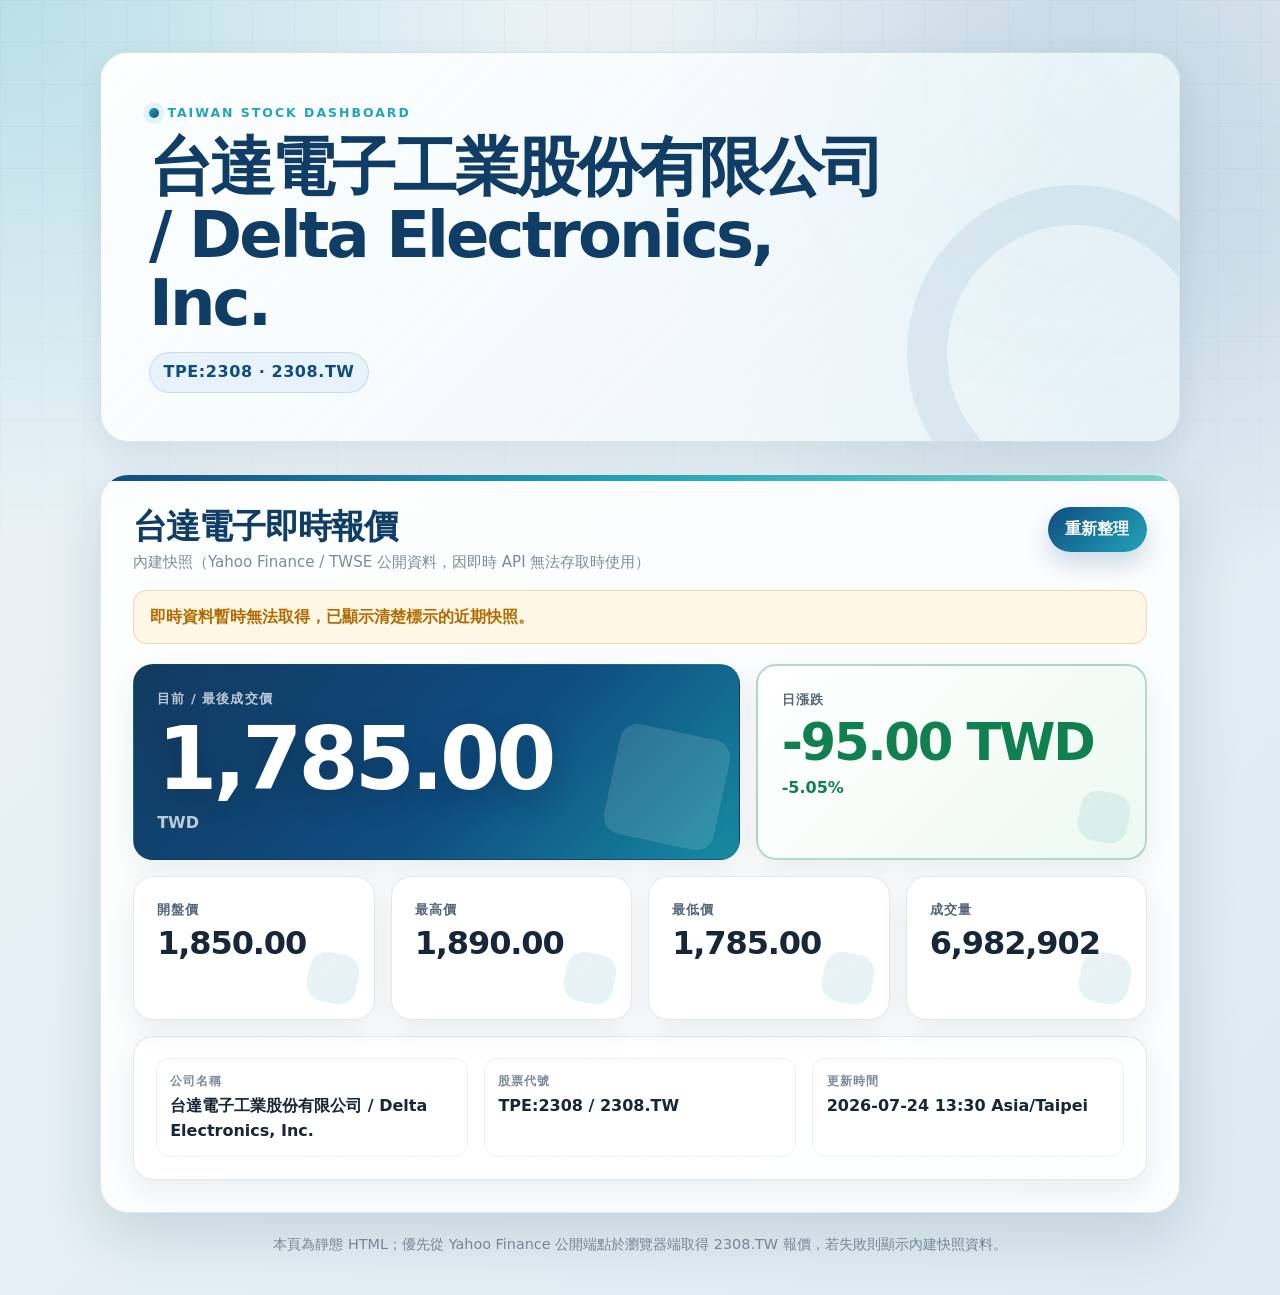
<file: index.html>
<!doctype html>
<html lang="zh-Hant">
  <head>
    <meta charset="utf-8" />
    <meta name="viewport" content="width=device-width, initial-scale=1" />
    <title>台達電子 Delta Electronics 股票資訊儀表板</title>
    <meta
      name="description"
      content="台達電子 Delta Electronics（TPE:2308）靜態股票資訊儀表板，顯示最新價格、漲跌、開高低與成交量。"
    />
    <link rel="stylesheet" href="styles.css" />
  </head>
  <body>
    <header class="site-header">
      <p class="eyebrow">Taiwan Stock Dashboard</p>
      <h1 id="company-name">台達電子工業股份有限公司 / Delta Electronics, Inc.</h1>
      <p class="ticker" aria-label="股票代號">TPE:2308 · 2308.TW</p>
    </header>

    <main>
      <section id="stock-dashboard" class="dashboard" aria-labelledby="dashboard-title">
        <div class="dashboard-heading">
          <div>
            <h2 id="dashboard-title">台達電子即時報價</h2>
            <p id="data-source" class="muted">資料載入中…</p>
          </div>
          <button id="refresh-button" class="refresh-button" type="button">重新整理</button>
        </div>

        <div id="status-message" class="status-message" role="status" aria-live="polite">
          正在取得 TPE:2308 股票資料…
        </div>

        <section class="quote-summary" aria-label="主要報價">
          <article class="price-card primary-card">
            <span class="metric-label">目前 / 最後成交價</span>
            <strong id="last-price" class="metric-value">--</strong>
            <span class="metric-unit">TWD</span>
          </article>

          <article class="price-card" id="change-card">
            <span class="metric-label">日漲跌</span>
            <strong id="daily-change" class="metric-value">--</strong>
            <span id="daily-change-percent" class="metric-note">--</span>
          </article>
        </section>

        <section class="metric-grid" aria-label="交易明細">
          <article class="metric-card">
            <span class="metric-label">開盤價</span>
            <strong id="open-price" class="metric-value">--</strong>
          </article>
          <article class="metric-card">
            <span class="metric-label">最高價</span>
            <strong id="high-price" class="metric-value">--</strong>
          </article>
          <article class="metric-card">
            <span class="metric-label">最低價</span>
            <strong id="low-price" class="metric-value">--</strong>
          </article>
          <article class="metric-card">
            <span class="metric-label">成交量</span>
            <strong id="volume" class="metric-value">--</strong>
          </article>
        </section>

        <section class="company-details" aria-label="公司資訊">
          <dl>
            <div>
              <dt>公司名稱</dt>
              <dd id="detail-company">台達電子工業股份有限公司 / Delta Electronics, Inc.</dd>
            </div>
            <div>
              <dt>股票代號</dt>
              <dd id="detail-ticker">TPE:2308 / 2308.TW</dd>
            </div>
            <div>
              <dt>更新時間</dt>
              <dd id="updated-at">--</dd>
            </div>
          </dl>
        </section>
      </section>
    </main>

    <footer class="site-footer">
      <p>
        本頁為靜態 HTML；優先從 Yahoo Finance 公開端點於瀏覽器端取得 2308.TW 報價，若失敗則顯示內建快照資料。
      </p>
    </footer>

    <script src="stock-dashboard.js" defer></script>
  </body>
</html>
</file>
<file: styles.css>
/*
  Visual design for the TPE:2308 stock dashboard.
  Taiwan market convention used consistently here: red = up, green = down.
*/

:root {
  color-scheme: light;
  --bg: #eef4f8;
  --bg-deep: #dceaf2;
  --surface: rgba(255, 255, 255, 0.88);
  --surface-strong: #ffffff;
  --surface-muted: rgba(255, 255, 255, 0.62);
  --border: rgba(20, 43, 65, 0.11);
  --border-strong: rgba(20, 43, 65, 0.18);
  --text: #172638;
  --text-soft: #536579;
  --text-muted: #7c8b9a;
  --brand: #0f4c81;
  --brand-strong: #103d66;
  --brand-soft: #e8f2fb;
  --accent: #21a5b8;
  --up: #d92332;
  --up-bg: #fff0f2;
  --down: #118050;
  --down-bg: #edf9f2;
  --warning: #b36b00;
  --warning-bg: #fff7e6;
  --shadow-sm: 0 10px 30px rgba(16, 39, 66, 0.08);
  --shadow-md: 0 20px 60px rgba(16, 39, 66, 0.14);
  --radius-lg: 28px;
  --radius-md: 20px;
  --radius-sm: 14px;
  --container: 1080px;
  font-family:
    Inter, ui-sans-serif, system-ui, -apple-system, BlinkMacSystemFont, "Segoe UI",
    "Noto Sans TC", "Microsoft JhengHei", sans-serif;
}

* {
  box-sizing: border-box;
}

html {
  min-height: 100%;
  background:
    radial-gradient(circle at top left, rgba(33, 165, 184, 0.26), transparent 34rem),
    radial-gradient(circle at 85% 12%, rgba(15, 76, 129, 0.18), transparent 28rem),
    linear-gradient(135deg, var(--bg), var(--bg-deep));
}

body {
  min-height: 100vh;
  margin: 0;
  padding: clamp(1rem, 3vw, 2rem);
  color: var(--text);
  line-height: 1.55;
}

body::before {
  position: fixed;
  inset: 0;
  z-index: -1;
  pointer-events: none;
  content: "";
  background-image:
    linear-gradient(rgba(15, 76, 129, 0.035) 1px, transparent 1px),
    linear-gradient(90deg, rgba(15, 76, 129, 0.035) 1px, transparent 1px);
  background-size: 42px 42px;
  mask-image: linear-gradient(to bottom, black, transparent 82%);
}

.site-header,
main,
.site-footer {
  width: min(100%, var(--container));
  margin-inline: auto;
}

.site-header {
  position: relative;
  overflow: hidden;
  margin-block: clamp(0.5rem, 2vw, 1.25rem) clamp(1rem, 3vw, 2rem);
  padding: clamp(1.5rem, 4vw, 3rem);
  border: 1px solid var(--border);
  border-radius: var(--radius-lg);
  background:
    linear-gradient(135deg, rgba(255, 255, 255, 0.96), rgba(235, 246, 251, 0.78)),
    radial-gradient(circle at 90% 10%, rgba(33, 165, 184, 0.18), transparent 20rem);
  box-shadow: var(--shadow-sm);
}

.site-header::after {
  position: absolute;
  right: -4rem;
  bottom: -5rem;
  width: 16rem;
  height: 16rem;
  content: "";
  border: 2.5rem solid rgba(15, 76, 129, 0.08);
  border-radius: 999px;
}

.eyebrow {
  display: inline-flex;
  align-items: center;
  gap: 0.5rem;
  margin: 0 0 0.75rem;
  color: var(--accent);
  font-size: 0.78rem;
  font-weight: 800;
  letter-spacing: 0.16em;
  text-transform: uppercase;
}

.eyebrow::before {
  width: 0.65rem;
  height: 0.65rem;
  content: "";
  border-radius: 999px;
  background: linear-gradient(135deg, var(--accent), var(--brand));
  box-shadow: 0 0 0 0.35rem rgba(33, 165, 184, 0.12);
}

h1,
h2,
p {
  margin-top: 0;
}

h1 {
  max-width: 760px;
  margin-bottom: 0.85rem;
  color: var(--brand-strong);
  font-size: clamp(2rem, 5vw, 4.25rem);
  line-height: 1.06;
  letter-spacing: -0.045em;
}

.ticker {
  display: inline-flex;
  width: fit-content;
  margin: 0;
  padding: 0.45rem 0.85rem;
  border: 1px solid rgba(15, 76, 129, 0.14);
  border-radius: 999px;
  background: var(--brand-soft);
  color: var(--brand);
  font-weight: 800;
  letter-spacing: 0.035em;
}

.dashboard {
  position: relative;
  overflow: hidden;
  padding: clamp(1rem, 3vw, 2rem);
  border: 1px solid var(--border);
  border-radius: var(--radius-lg);
  background: var(--surface);
  box-shadow: var(--shadow-md);
  backdrop-filter: blur(18px);
}

.dashboard::before {
  position: absolute;
  inset: 0 0 auto;
  height: 0.38rem;
  content: "";
  background: linear-gradient(90deg, var(--brand), var(--accent), #7ad4c5);
}

.dashboard-heading {
  display: grid;
  grid-template-columns: minmax(0, 1fr) auto;
  gap: 1rem;
  align-items: start;
  margin-bottom: 1rem;
}

.dashboard-heading h2 {
  margin-bottom: 0.3rem;
  color: var(--brand-strong);
  font-size: clamp(1.4rem, 3vw, 2.15rem);
  line-height: 1.15;
  letter-spacing: -0.03em;
}

.muted,
.metric-note,
.site-footer {
  color: var(--text-muted);
}

.muted {
  margin-bottom: 0;
  font-size: 0.94rem;
}

.refresh-button {
  min-height: 2.75rem;
  padding: 0.65rem 1.1rem;
  border: 0;
  border-radius: 999px;
  background: linear-gradient(135deg, var(--brand), var(--accent));
  color: #fff;
  cursor: pointer;
  font: inherit;
  font-weight: 800;
  box-shadow: 0 12px 24px rgba(15, 76, 129, 0.2);
  transition:
    transform 160ms ease,
    box-shadow 160ms ease,
    opacity 160ms ease;
}

.refresh-button:hover:not(:disabled) {
  transform: translateY(-2px);
  box-shadow: 0 16px 30px rgba(15, 76, 129, 0.25);
}

.refresh-button:focus-visible {
  outline: 3px solid rgba(33, 165, 184, 0.35);
  outline-offset: 3px;
}

.refresh-button:disabled {
  cursor: wait;
  opacity: 0.58;
}

.status-message {
  margin-block: 1rem 1.25rem;
  padding: 0.85rem 1rem;
  border: 1px solid rgba(15, 76, 129, 0.12);
  border-radius: var(--radius-sm);
  background: linear-gradient(135deg, rgba(15, 76, 129, 0.08), rgba(33, 165, 184, 0.08));
  color: var(--brand-strong);
  font-weight: 700;
}

.status-message.is-warning {
  border-color: rgba(179, 107, 0, 0.22);
  background: var(--warning-bg);
  color: var(--warning);
}

.quote-summary,
.metric-grid,
.company-details dl {
  display: grid;
  gap: 1rem;
}

.quote-summary {
  grid-template-columns: minmax(0, 1.4fr) minmax(240px, 0.9fr);
  margin-bottom: 1rem;
}

.metric-grid {
  grid-template-columns: repeat(4, minmax(0, 1fr));
  margin-bottom: 1rem;
}

.price-card,
.metric-card,
.company-details {
  border: 1px solid var(--border);
  border-radius: var(--radius-md);
  background: var(--surface-strong);
  box-shadow: var(--shadow-sm);
}

.price-card,
.metric-card {
  position: relative;
  overflow: hidden;
  min-height: 9rem;
  padding: clamp(1rem, 2.6vw, 1.45rem);
}

.price-card::after,
.metric-card::after {
  position: absolute;
  inset: auto 1rem 1rem auto;
  width: 3.1rem;
  height: 3.1rem;
  content: "";
  border-radius: 1.1rem;
  background: linear-gradient(135deg, rgba(15, 76, 129, 0.08), rgba(33, 165, 184, 0.12));
  transform: rotate(12deg);
}

.primary-card {
  min-height: 12rem;
  background:
    linear-gradient(135deg, #123a60, #0f4c81 56%, #168ba0),
    var(--brand);
  color: #fff;
}

.primary-card::after {
  width: 7rem;
  height: 7rem;
  background: rgba(255, 255, 255, 0.12);
}

.metric-label {
  display: block;
  margin-bottom: 0.45rem;
  color: var(--text-soft);
  font-size: 0.82rem;
  font-weight: 800;
  letter-spacing: 0.08em;
  text-transform: uppercase;
}

.primary-card .metric-label,
.primary-card .metric-unit {
  color: rgba(255, 255, 255, 0.72);
}

.metric-value {
  position: relative;
  z-index: 1;
  display: block;
  color: var(--text);
  font-size: clamp(1.75rem, 4vw, 3.3rem);
  font-weight: 850;
  line-height: 1;
  letter-spacing: -0.045em;
}

.metric-card .metric-value {
  font-size: clamp(1.45rem, 2.5vw, 2.25rem);
  letter-spacing: -0.035em;
  overflow-wrap: anywhere;
}

.primary-card .metric-value {
  color: #fff;
  font-size: clamp(2.4rem, 7vw, 5.4rem);
  text-shadow: 0 10px 30px rgba(0, 0, 0, 0.2);
}

.metric-unit,
.metric-note {
  position: relative;
  z-index: 1;
  display: block;
  margin-top: 0.5rem;
  font-weight: 800;
}

#change-card {
  border-width: 2px;
}

#change-card.is-up {
  border-color: rgba(217, 35, 50, 0.3);
  background: linear-gradient(135deg, #fff, var(--up-bg));
}

#change-card.is-down {
  border-color: rgba(17, 128, 80, 0.3);
  background: linear-gradient(135deg, #fff, var(--down-bg));
}

#change-card.is-flat {
  border-color: var(--border-strong);
  background: linear-gradient(135deg, #fff, #f6f9fb);
}

.is-up .metric-value,
.is-up .metric-note {
  color: var(--up);
}

.is-down .metric-value,
.is-down .metric-note {
  color: var(--down);
}

.is-flat .metric-value,
.is-flat .metric-note {
  color: var(--text-soft);
}

.company-details {
  padding: clamp(1rem, 2.6vw, 1.35rem);
  background: linear-gradient(135deg, var(--surface-strong), var(--surface-muted));
}

.company-details dl {
  grid-template-columns: repeat(3, minmax(0, 1fr));
  margin: 0;
}

.company-details div {
  min-width: 0;
  padding: 0.75rem 0.85rem;
  border: 1px solid rgba(15, 76, 129, 0.08);
  border-radius: var(--radius-sm);
  background: rgba(255, 255, 255, 0.68);
}

.company-details dt {
  margin-bottom: 0.25rem;
  color: var(--text-muted);
  font-size: 0.78rem;
  font-weight: 800;
  letter-spacing: 0.08em;
}

.company-details dd {
  margin: 0;
  overflow-wrap: anywhere;
  color: var(--text);
  font-weight: 750;
}

.site-footer {
  padding-block: 1.25rem 0.5rem;
  text-align: center;
  font-size: 0.9rem;
}

.site-footer p {
  margin-bottom: 0;
}

@media (max-width: 860px) {
  .quote-summary,
  .metric-grid,
  .company-details dl {
    grid-template-columns: repeat(2, minmax(0, 1fr));
  }
}

@media (max-width: 640px) {
  body {
    padding: 0.85rem;
  }

  .site-header,
  .dashboard {
    border-radius: 22px;
  }

  .site-header {
    padding: 1.35rem;
  }

  .dashboard {
    padding: 1rem;
  }

  .dashboard-heading,
  .quote-summary,
  .metric-grid,
  .company-details dl {
    grid-template-columns: 1fr;
  }

  .refresh-button {
    width: 100%;
    justify-content: center;
  }

  .price-card,
  .metric-card {
    min-height: 7.6rem;
  }

  .primary-card {
    min-height: 10rem;
  }

  .metric-value {
    font-size: clamp(1.65rem, 12vw, 2.55rem);
  }

  .primary-card .metric-value {
    font-size: clamp(2.35rem, 17vw, 4rem);
  }
}

@media (prefers-reduced-motion: reduce) {
  *,
  *::before,
  *::after {
    scroll-behavior: auto !important;
    transition-duration: 0.01ms !important;
    animation-duration: 0.01ms !important;
    animation-iteration-count: 1 !important;
  }
}
</file>
